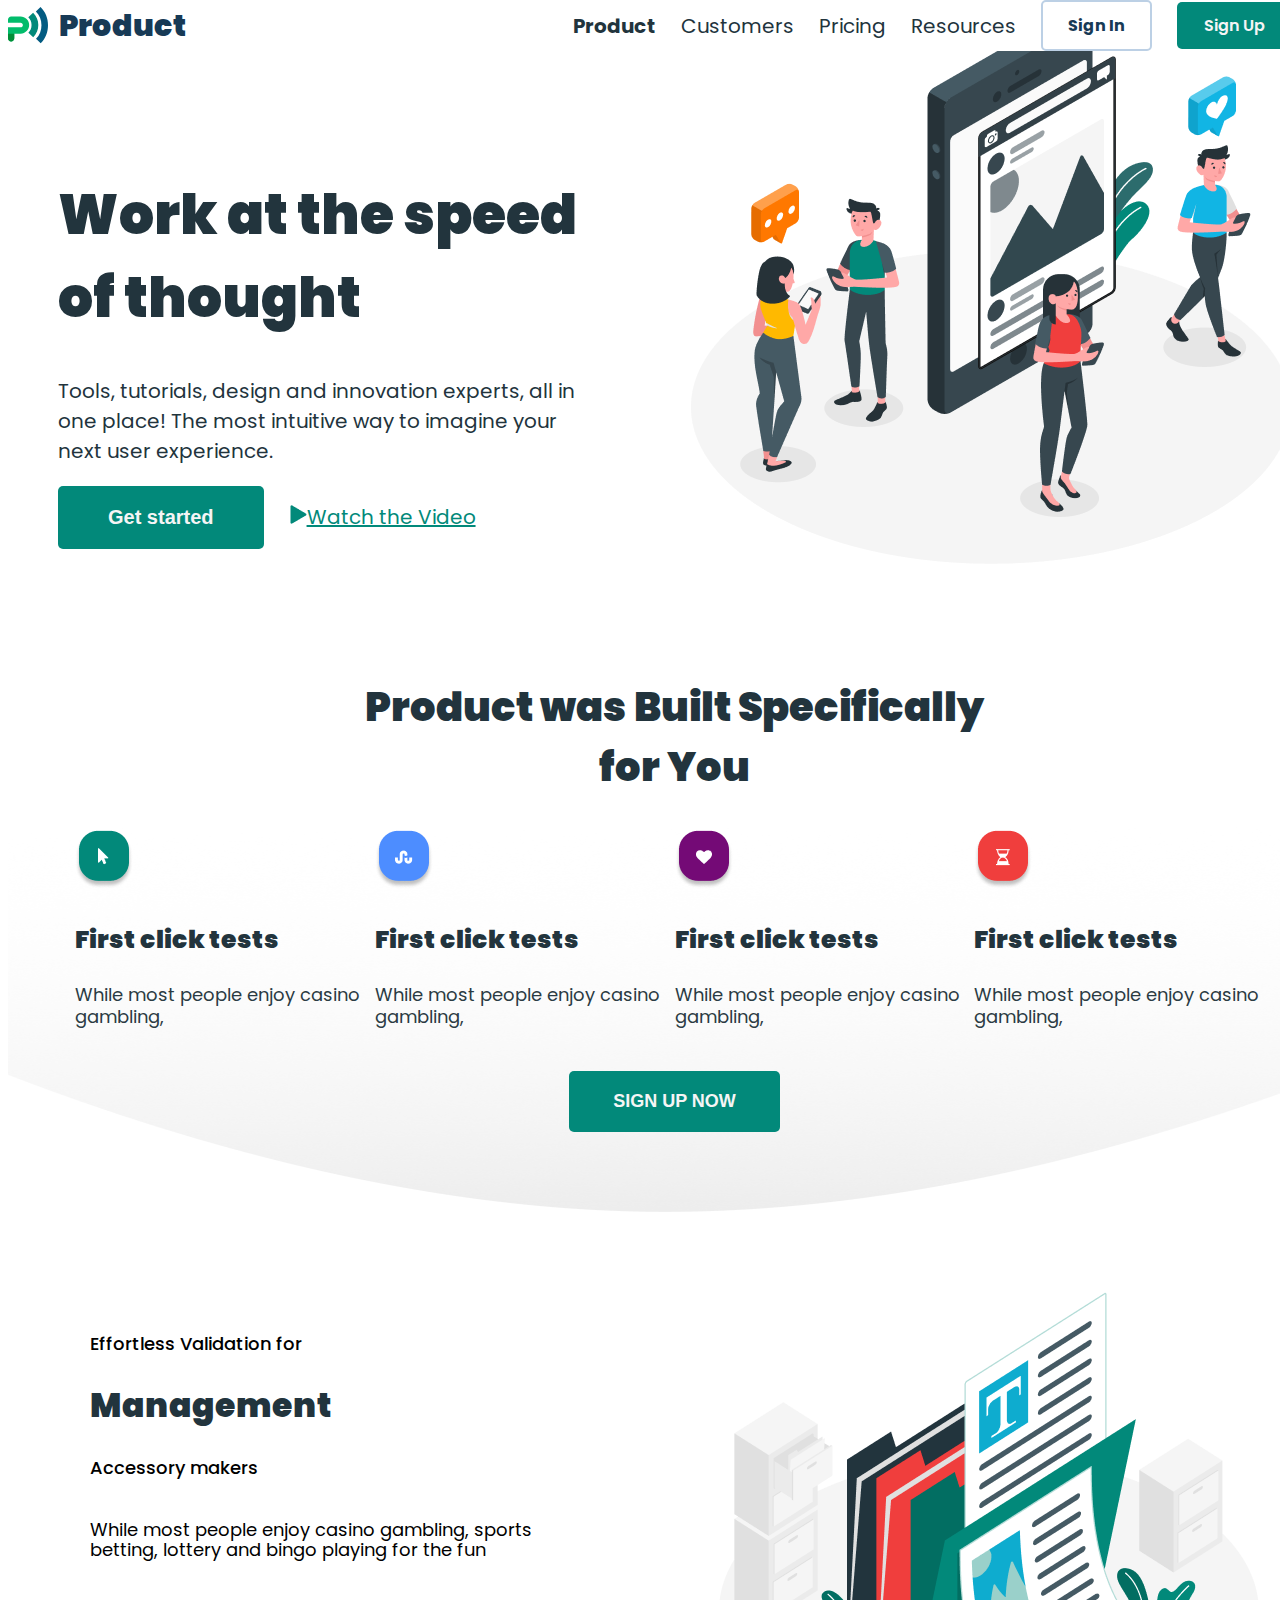
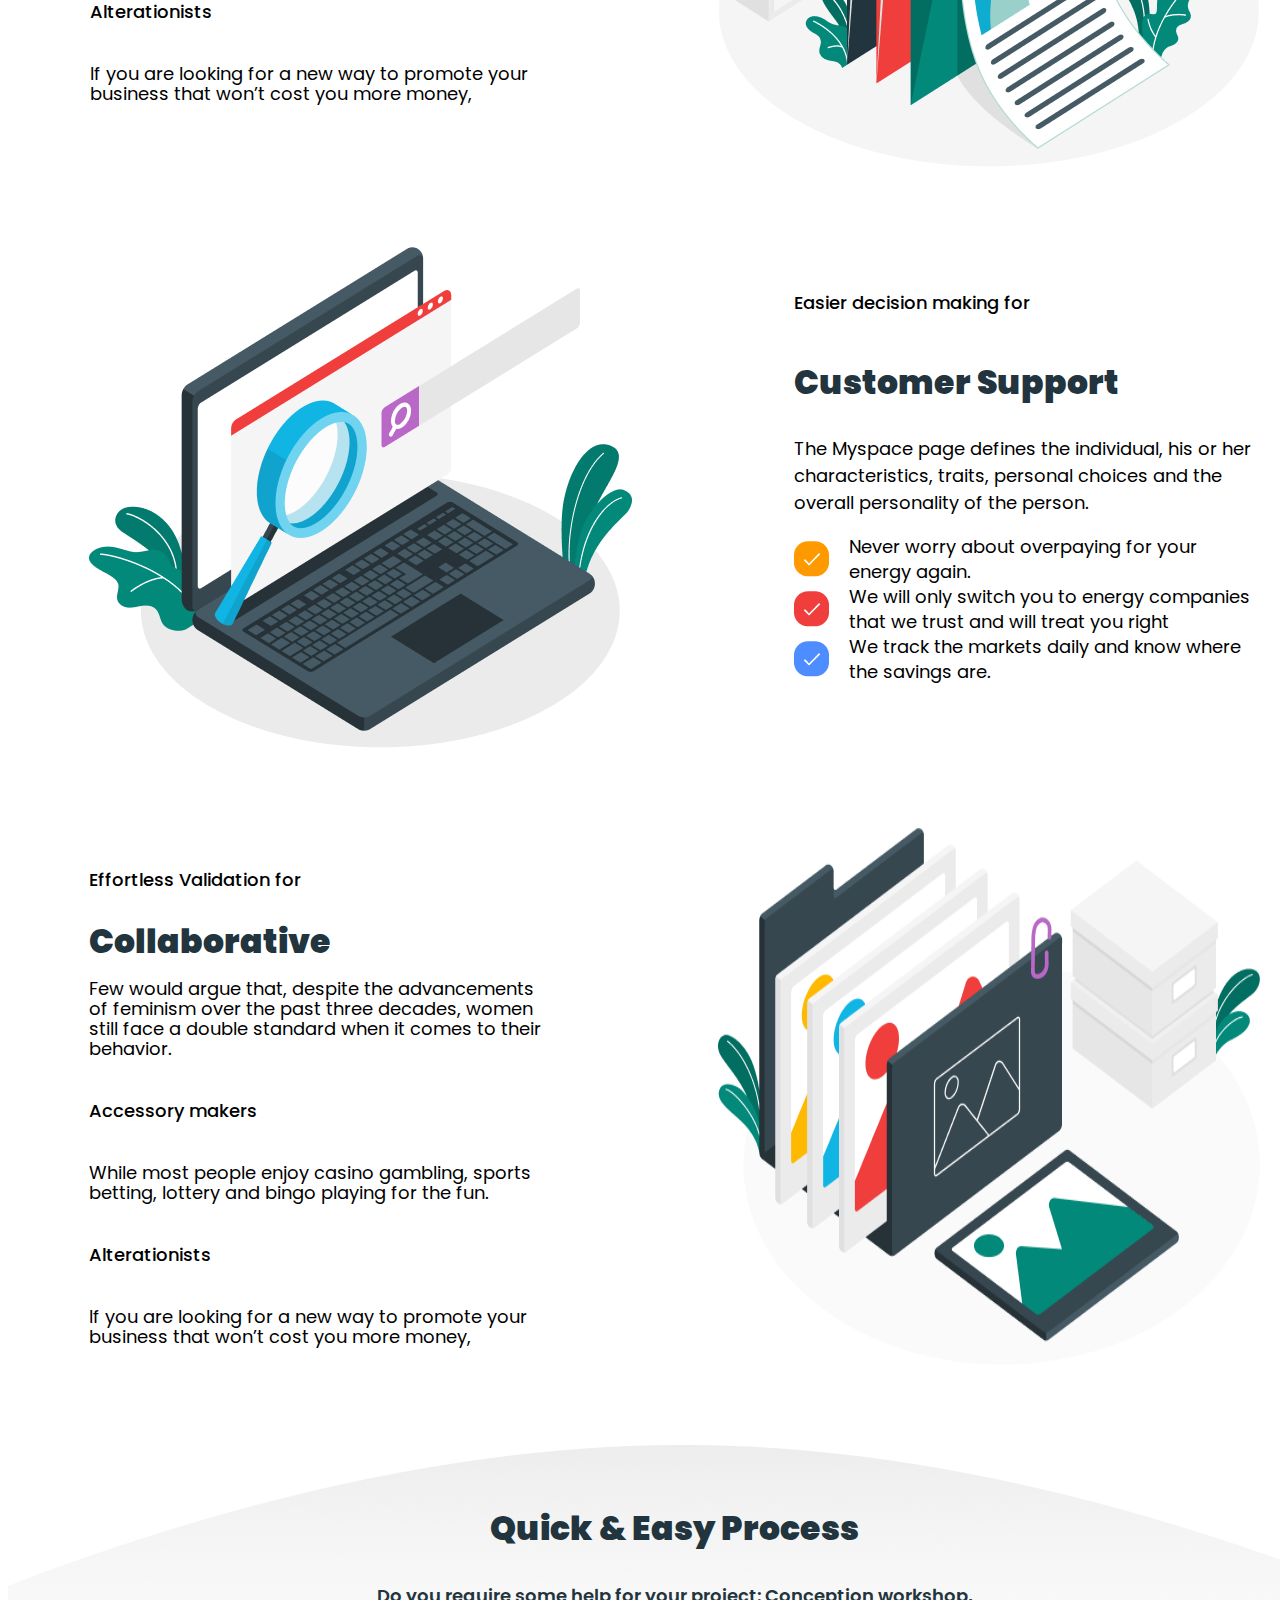
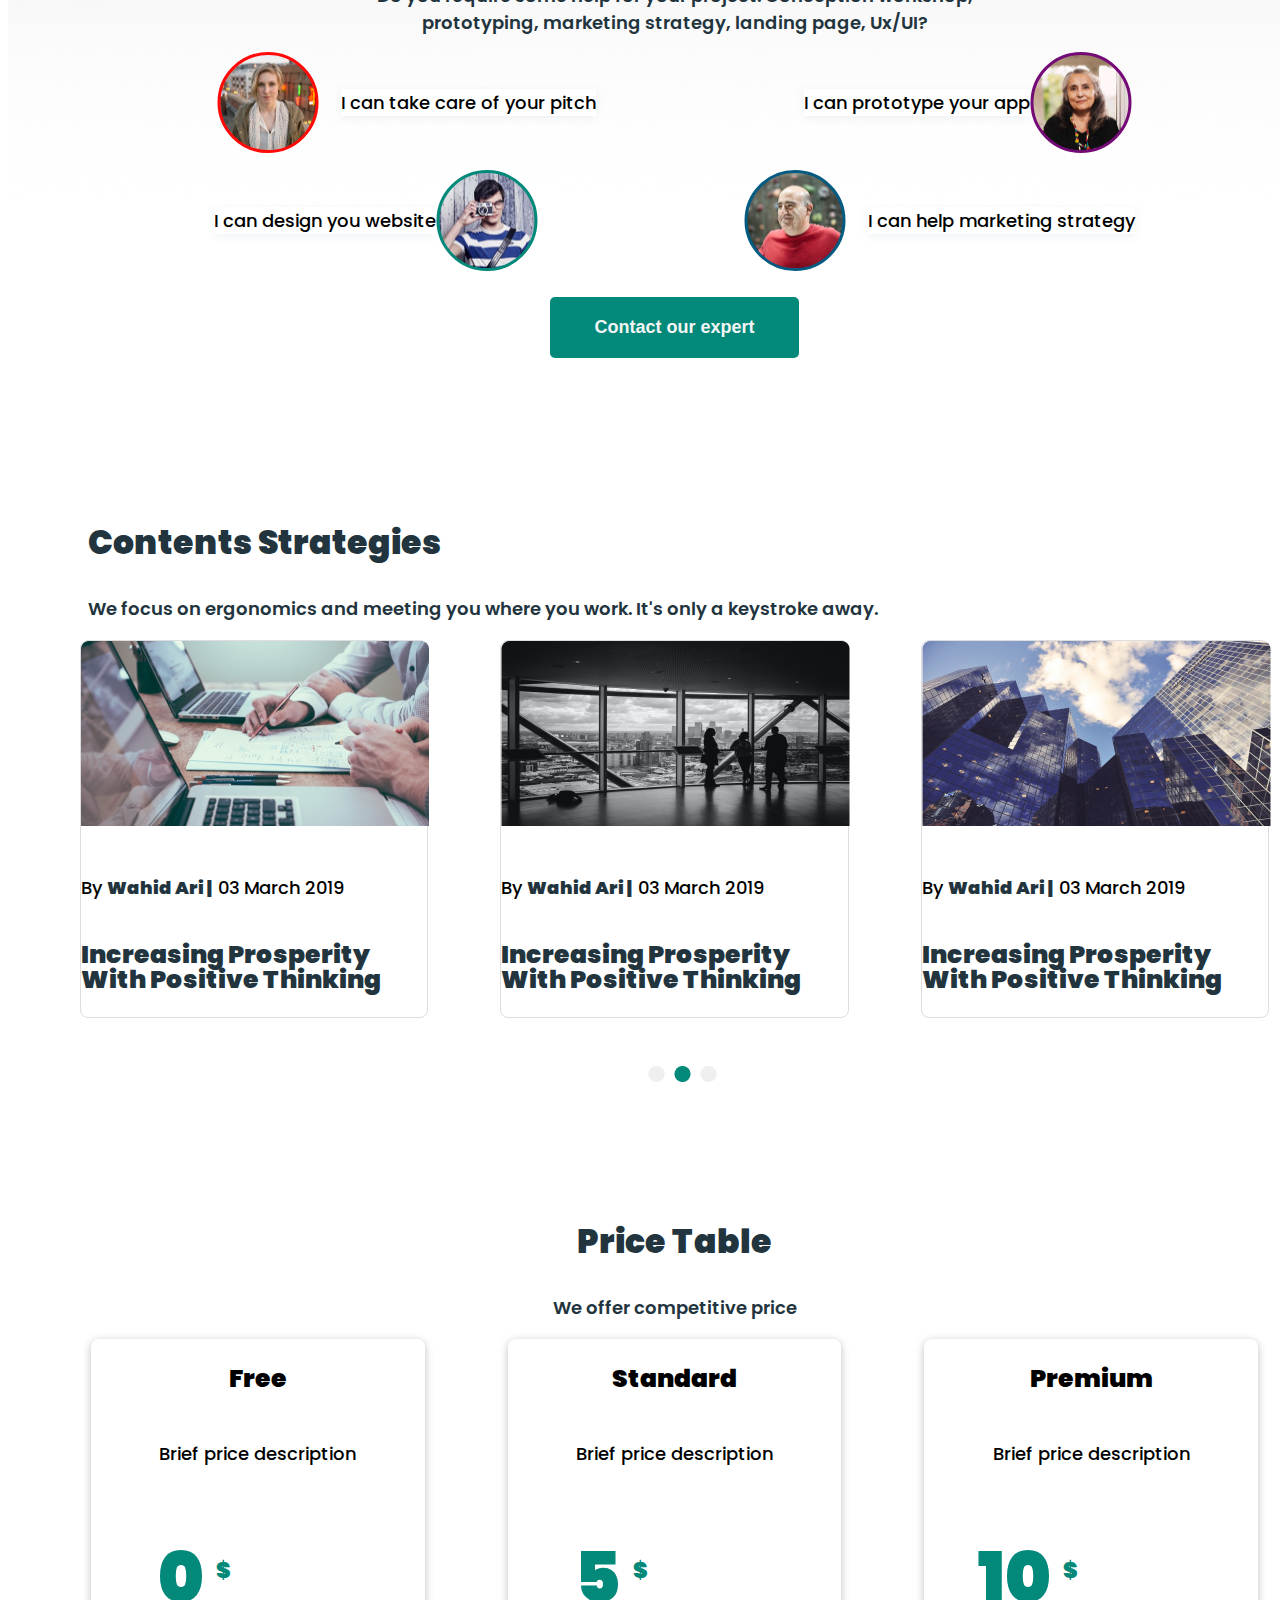
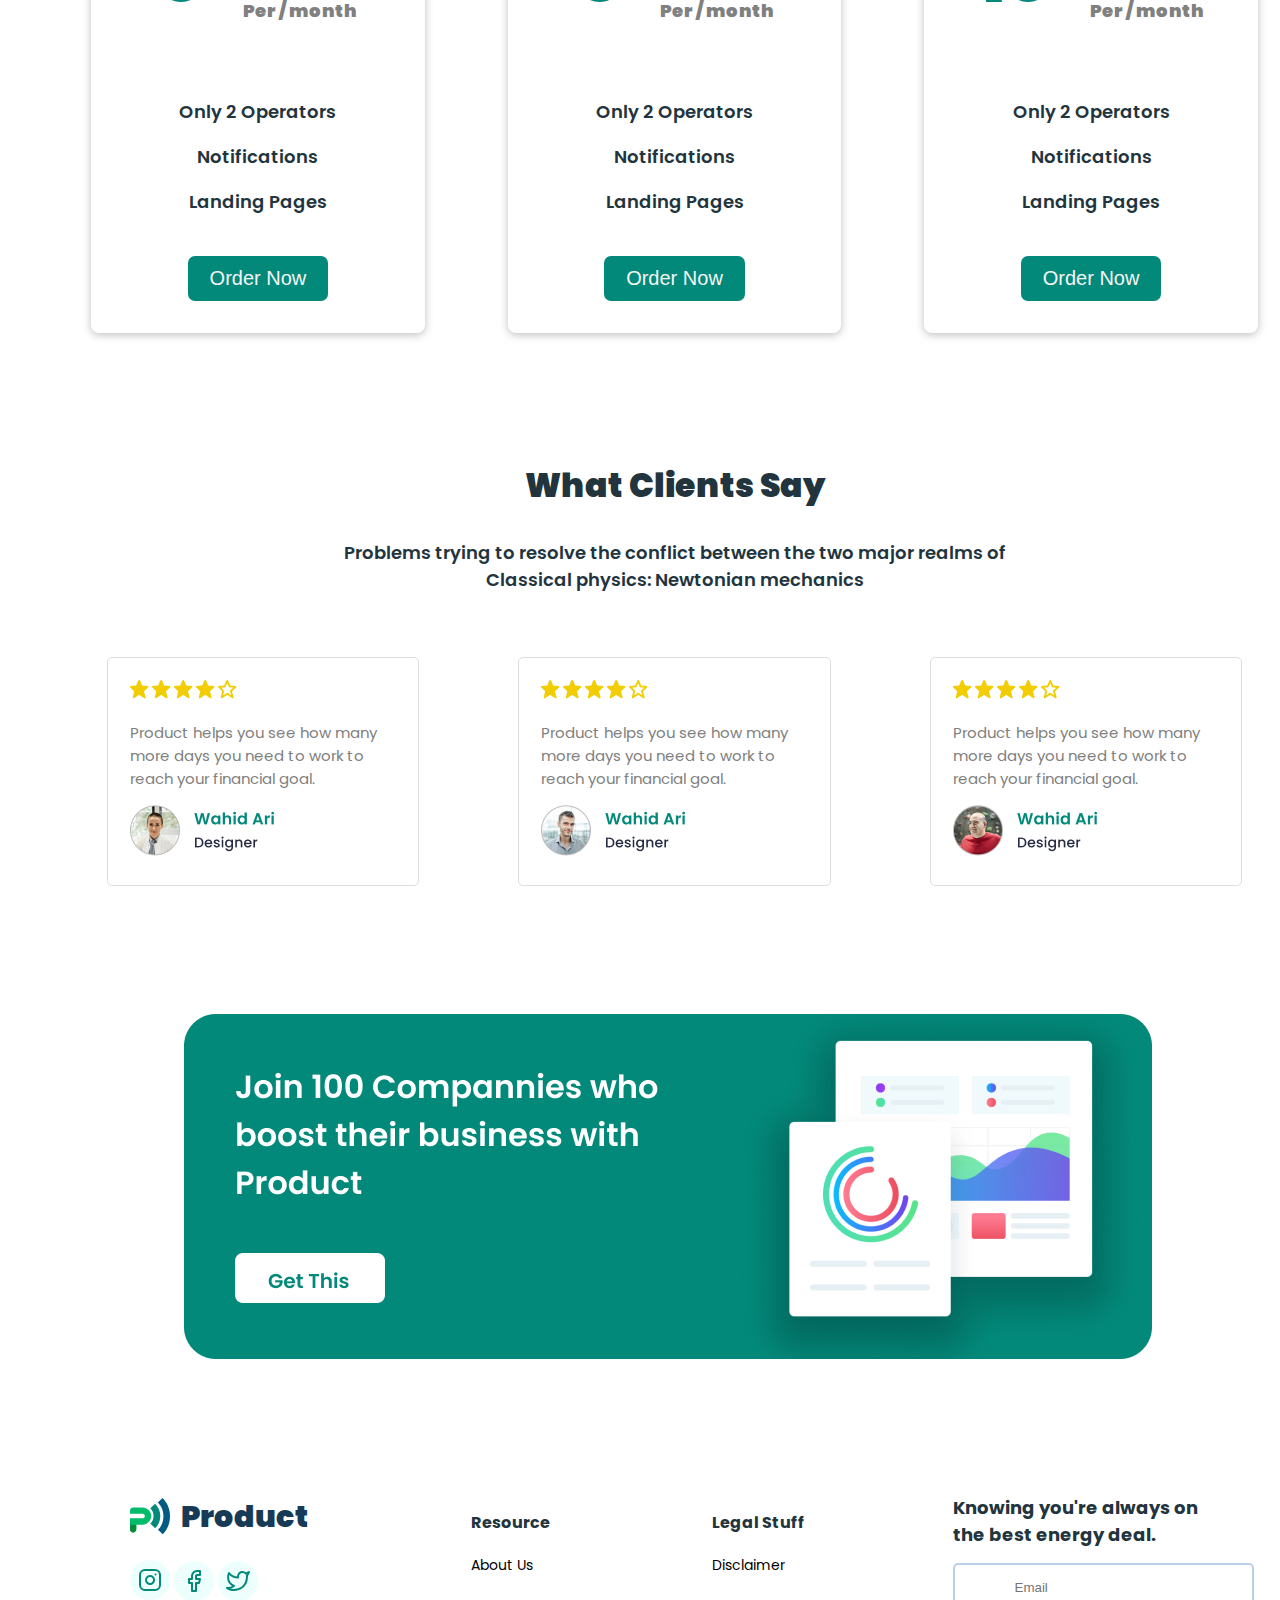
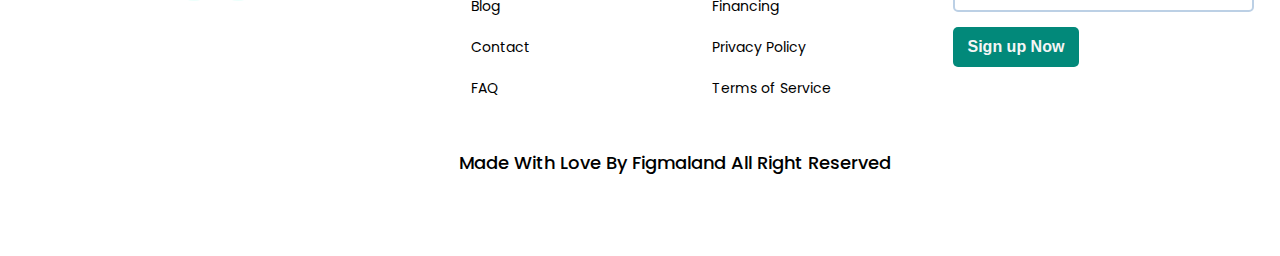
<file: index.html>
<!DOCTYPE html>
<html lang="en">
<head>
    <meta charset="UTF-8">
    <meta http-equiv="X-UA-Compatible" content="IE=edge">
    <meta name="viewport" content="width=device-width, initial-scale=1.0">
    <title>Document</title>
    <link rel="stylesheet" href="./style.css">
    <link rel="preconnect" href="https://fonts.googleapis.com">
<link rel="preconnect" href="https://fonts.gstatic.com" crossorigin>
<link href="https://fonts.googleapis.com/css2?family=Poppins&display=swap" rel="stylesheet">
<link rel="stylesheet" href="https://cdnjs.cloudflare.com/ajax/libs/font-awesome/6.1.2/css/all.min.css" integrity="sha512-1sCRPdkRXhBV2PBLUdRb4tMg1w2YPf37qatUFeS7zlBy7jJI8Lf4VHwWfZZfpXtYSLy85pkm9GaYVYMfw5BC1A==" crossorigin="anonymous" referrerpolicy="no-referrer" />
<link rel="shortcut icon" href="./images/Combined.png" type="image/x-icon">
</head>
<body>
    <!-- <h1>This is new branch lesson1_sam</h1> -->
    <div class="wrapper">
        <header>
            <a class="logo" href="./index.html"><img src="./images/logo.svg" alt="">Product</a>
            <nav>
                <a class="nav-itm1" href="#">Product</a>
                <a class="nav-itm2" href="#">Customers</a>
                <a class="nav-itm2" href="#">Pricing</a>
                <a class="nav-itm2" href="#">Resources</a>
                <a class="nav-btn1" href="#">Sign In</a>
                <a class="nav-btn2" href="#">Sign Up</a>
                <img src="./images/Frame.svg" alt="">
            </nav>
        </header>
        <main>
            <section class="hero">
                <div class="hero-card">
                    <h1>Work at the speed
                        of thought</h1>
                   <p class="hero-text">
                    Tools, tutorials, design and innovation experts, all in one place! The most intuitive way to imagine your next user experience.
                   </p>
                <button class="hero-btn1" type="submit">Get started</button>
                <a class="hero-btn2" href="#"><img src="./images/Triangle.png" alt="*">Watch the Video</a>
                </div>
                <img src="./images/amico.png" alt="">
            </section>
            <section class="products">
                <h2 class="products-title">Product  was Built Specifically 
                  <br> for You</h2>
                <ul class="products-ul">
                   <li class="products-itm">
                    <img src="./images/icon.png" alt="x-icon">
                    <h4>First click tests</h4>
                    <p class="itms-text">While most people enjoy casino gambling,</p>
                   </li>
                   <li class="products-itm">
                    <img src="./images/icon2.png" alt="x-icon">
                    <h4>First click tests</h4>
                    <p class="itms-text">While most people enjoy casino gambling,</p>
                   </li>
                   <li class="products-itm">
                    <img src="./images/icon3.png" alt="x-icon">
                    <h4>First click tests</h4>
                    <p class="itms-text">While most people enjoy casino gambling,</p>
                   </li>
                   <li class="products-itm">
                    <img src="./images/icon4.png" alt="x-icon">
                    <h4>First click tests</h4>
                    <p class="itms-text">While most people enjoy casino gambling,</p>
                   </li>
                </ul>
                <button class="btn-product" type="submit">SIGN UP NOW</button>    
            </section>
            <section class="manage">
                <div class="manage-card">
                    <div class="manage-box">
                        <h6>Effortless Validation for</h6>
                        <h2 class="manage-title">Management</h2>
                        <h6>Accessory makers</h6>
                        <p class="box-text">While most people enjoy casino gambling, sports betting,
                          lottery and bingo playing for the fun</p>
                          <h6>Alterationists</h6> 
                         <p class="box-text">If you are looking for a new way to promote your business that won’t cost you more money, </p>
                    </div>
                    <img src="./images/amico2.png" alt="">
                </div>
                <div class="manage-card2">
                    <div class="manage-box">
                        <h6>Easier decision making for</h6>
                        <h2 class="manage-title">Customer Support</h2>
                        <p class="box-text">The Myspace page defines the individual, his or her characteristics,
                         traits, personal choices and the overall personality of the person.</p>
                         <li class="box-itm"><img src="./images/Group13 .png" alt="">Never worry about overpaying for your energy again. </li>
                         <li class="box-itm"><img src="./images/icon5.png" alt="">We will only switch you to energy companies that we trust and will treat you right</li>
                         <li class="box-itm"><img src="./images/Group13-2.png" alt="">We track the markets daily and know where the savings are.</li>
                    </div>
                    <img src="./images/amico3.png" alt="">
                </div>
                <div class="manage-card">
                    <div class="manage-box">
                        <h6>Effortless Validation for</h6>
                        <h2 class="manage-title">Collaborative</h2>
                        <p class="box-text">Few would argue that, despite the advancements of feminism over the past three decades, women still face a double standard when it comes to their behavior.
                        </p>
                        <h6>Accessory makers</h6>
                        <p class="box-text">While most people enjoy casino gambling, sports betting, lottery and bingo playing for the fun.
                        </p>
                         <h6>Alterationists</h6> 
                         <p class="box-text">If you are looking for a new way to promote your business that won’t cost you more money, </p>
                    </div>
                    <img src="./images/amico4.png" alt="">
                </div>
            </section>
            <section class="process">
                <h2 class="pro-title">Quick & Easy Process</h2>
                <p class="pro-text">Do you require some help for your project: Conception workshop,
                    prototyping, marketing strategy, landing page, Ux/UI?</p>
               <div class="pro-card">
                 <div class="pro-box"><img src="./images/Avator.svg" alt="">
                   <p class="pro-text1">I can take care of your pitch</p>
                </div>
                 <div class="pro-box2"><img src="./images/Avator3.svg" alt="">
                    <p class="pro-text1">I can prototype your app</p>
                    </div>
               </div>
               <div class="pro-card">
                <div class="pro-box2"><img src="./images/Avator2.svg" alt="">
                  <p class="pro-text1">I can design you website</p>
               </div>
                <div class="pro-box"><img src="./images/Avator4.svg" alt="">
                   <p class="pro-text1">I can help marketing strategy</p>
                   </div>
              </div>
              <button class="btn-product" type="submit">Contact our expert</button>           
            </section>
            <section class="strategies">
                <h2 class="strateg-title">Contents Strategies</h2>
                <p class="strateg-text">We focus on ergonomics and meeting you where you work.
                     It's only a keystroke away.</p>
              <div class="str-container">
                <div class="strateg-card">
                    <img src="./images/image.png" alt="">
                    <h6>By <span class="sp1"> Wahid Ari |</span>  03 March 2019</h6>
                    <h3 class="strateg-h3">Increasing Prosperity With Positive Thinking</h3>
                </div>
                <div class="strateg-card">
                    <img src="./images/image2.png" alt="">
                    <h6>By <span class="sp1"> Wahid Ari |</span>  03 March 2019</h6>
                    <h3 class="strateg-h3">Increasing Prosperity With Positive Thinking</h3>
                </div> 
                <div class="strateg-card">
                    <img src="./images/image3.png" alt="">
                    <h6>By <span class="sp1"> Wahid Ari |</span>  03 March 2019</h6>
                    <h3 class="strateg-h3">Increasing Prosperity With Positive Thinking</h3>
                </div> 
            </div>
            <img class="solt" src="./images/carosolt.png" alt="...">      
            </section>
            <section class="tables">
                <h2 class="tables-title">Price Table</h2>
                <p class="tables-text">We offer competitive price</p>
                <div class="tabl-container">
                    <div class="tabl-card">
                        <h2 class="tabl-title-main">Free</h2>
                        <h6>Brief price description</h6>
                        <h2 class="tabl-title">0
                            <sup class="sp2"> $</sup> 
                            <sub class="sp3">Per / month</sub>
                          </h2>
                        <li class="tabl-li">Only 2 Operators</li>
                        <li class="tabl-li">Notifications</li>
                        <li class="tabl-li">Landing Pages</li>
                        <button class="btn-tabl" type="menu">Order Now</button>
                    </div>
                    <div class="tabl-card">
                        <h2 class="tabl-title-main">Standard</h2>
                        <h6>Brief price description</h6>
                        <h2 class="tabl-title">5
                            <sup class="sp2"> $</sup> 
                            <sub class="sp3">Per / month</sub>
                          </h2>
                        <li class="tabl-li">Only 2 Operators</li>
                        <li class="tabl-li">Notifications</li>
                        <li class="tabl-li">Landing Pages</li>
                        <button class="btn-tabl" type="menu">Order Now</button>
                    </div>
                    <div class="tabl-card">
                        <h2 class="tabl-title-main">Premium</h2>
                        <h6>Brief price description</h6>
                        <h2 class="tabl-title">10
                          <sup class="sp2"> $</sup> 
                          <sub class="sp3">Per / month</sub>
                        </h2>
                        <li class="tabl-li">Only 2 Operators</li>
                        <li class="tabl-li">Notifications</li>
                        <li class="tabl-li">Landing Pages</li>
                        <button class="btn-tabl" type="menu">Order Now</button>
                    </div>
                </div>
            </section>
            <section class="clients">
                <h2 class="client-title">What Clients Say</h2>
                <p class="client-text">Problems trying to resolve the conflict between 
                   the two major realms of Classical physics: Newtonian mechanics 
               </p>
               <div class="client-box">
                <div class="client-card">
                <img src="./images/Group203.png" alt="">
                <p class="clcard-text">Product helps you see how many 
                    more days you need to work to 
                    reach your financial goal.</p>
                    <img src="./images/Group204.png" alt="">
               </div>
               <div class="client-card">
                <img src="./images/Group203.png" alt="">
                <p class="clcard-text">Product helps you see how many 
                    more days you need to work to 
                    reach your financial goal.</p>
                    <img src="./images/Group205.png" alt="">
               </div>
               <div class="client-card">
                <img src="./images/Group203.png" alt="">
                <p class="clcard-text">Product helps you see how many 
                    more days you need to work to 
                    reach your financial goal.</p>
                    <img src="./images/Group206.png" alt="">
               </div>
           </div>
            </section>
            <a href="#"><img class="frame" src="./images/Frame16.png" alt="*"></a>
        </main>
        <footer>
           <div class="foot-contain">
            <div class="foot-box">
             <a class="logo" href="./sam.html"><img src="./images/logo.svg" alt="">Product</a>
              <!-- <i class="fa-brands fa-instagram"></i>
              <i class="fa-brands fa-facebook"></i>
              <i class="fa-brands fa-telegram"></i> -->
            <a style="text-decoration:none;" href="https://www.instagram.com/p/CewTGBSD22a/?utm_source=ig_web_copy_link">
              <img src="./images/insta.svg" alt="inst">
              <img src="./images/facebook.svg" alt="fcb">
              <img src="./images/twitter.svg" alt="twit">
            </a>
          </div>
          <ul class="foot-box">
             <li class="foot-itm1">Resource</li>
             <li class="foot-itm2">About Us</li>
             <li class="foot-itm2">Blog</li>
             <li class="foot-itm2">Contact</li>
             <li class="foot-itm2">FAQ</li>
          </ul>
          <ul class="foot-box">
            <li class="foot-itm1">Legal Stuff</li>
            <li class="foot-itm2">Disclaimer</li>
            <li class="foot-itm2">Financing</li>
            <li class="foot-itm2">Privacy Policy</li>
            <li class="foot-itm2">Terms of Service</li>
         </ul>
         <form action="POST" method="post">
            <label for="mail">Knowing you're always on the best energy deal. 
            </label>
            <input type="email" name="mail" id="inp1" required placeholder="Email">
            <button class="form-btn" type="submit">Sign up Now</button>
         </form>
       </div>
          <p class="foot-text">Made With Love By Figmaland All Right Reserved</p>  
        </footer>
    </div>
</body>
</html>
</file>
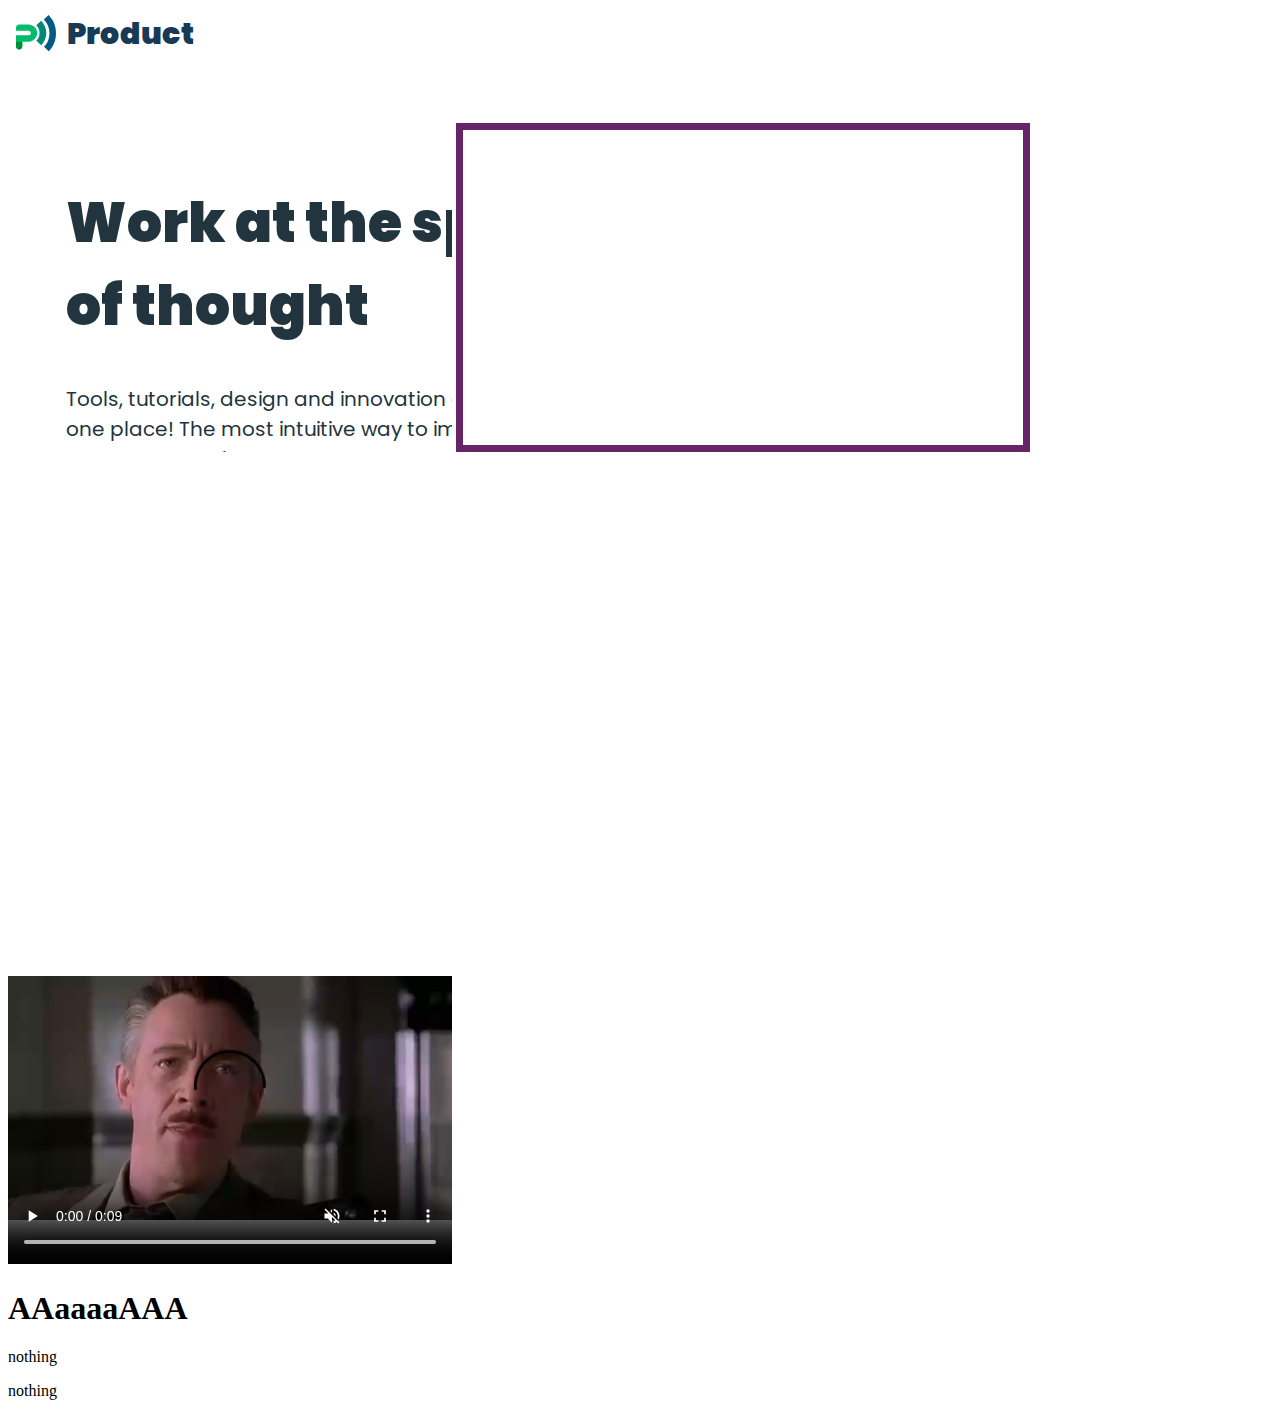
<file: sam.html>
<!DOCTYPE html>
<html lang="en">
<head>
    <meta charset="UTF-8">
    <meta http-equiv="X-UA-Compatible" content="IE=edge">
    <meta name="viewport" content="width=device-width, initial-scale=1.0">
    <title>Document</title>
    <link rel="stylesheet" href="./s.css">
    <link rel="stylesheet" href="https://cdnjs.cloudflare.com/ajax/libs/font-awesome/6.1.2/css/all.min.css" integrity="sha512-1sCRPdkRXhBV2PBLUdRb4tMg1w2YPf37qatUFeS7zlBy7jJI8Lf4VHwWfZZfpXtYSLy85pkm9GaYVYMfw5BC1A==" crossorigin="anonymous" referrerpolicy="no-referrer" />
    <link rel="shortcut icon" href="./images/Combined.png" type="image/x-icon">
</head>
<body>
   <iframe src="./index.html" width="444" height="444" frameborder="0"></iframe>
   <iframe style="border: 7px solid rgba(87, 12, 87, 0.903) ;" width="560" height="315" src="https://www.youtube.com/embed/QkhDUbOeqPw" title="YouTube video player" frameborder="0" allow="accelerometer; autoplay; clipboard-write; encrypted-media; gyroscope; picture-in-picture" allowfullscreen></iframe>
   <iframe src="https://www.google.com/maps/embed?pb=!1m18!1m12!1m3!1d2998.0730688873477!2d69.20162391535962!3d41.28551417927372!2m3!1f0!2f0!3f0!3m2!1i1024!2i768!4f13.1!3m3!1m2!1s0x38ae8ba578f4f58d%3A0xd7a2ecf23413b7a0!2sNajot%20Ta&#39;lim%20Chilonzor%20Filial!5e0!3m2!1sru!2s!4v1660125169736!5m2!1sru!2s" width="600" height="450" style="border:0;" allowfullscreen="" loading="lazy" referrerpolicy="no-referrer-when-downgrade"></iframe>
  <br>
  <i class="fa-brands fa-instagram"></i>
  <h1 class="fa-brands fa-telegram"></h1>   
  <video width="444" height="333" controls muted>
    <source src="./images/video_2022-08-10_15-36-53.mp4" type="video/mp4">
  </video> 
   <h1>AAaaaaAAA</h1>
   <p>nothing</p>
   <p>nothing</p>
</body>
</html>
</file>
<file: style.css>
body{
    font-family: 'Poppins', sans-serif;
}
.wrapper{
    width: 1333px;
    margin: 0 auto;
    box-sizing: content-box;
    /* border: 1px solid; */
}
header{
    /* border: 1px solid; */
    position: fixed;
    top: 0;
    width: 1333px;
    background-color: white;
    display: flex;
    align-items: center;
    justify-content: space-between;
}
.logo{
    display: flex;
    align-items: center;
    gap: 11px;
    text-decoration: none;
    color: rgba(23, 58, 86, 1);
    font-size: 30px;
    font-weight: 900;  
}
nav{
    display: flex;
    align-items: center;
    gap: 25px;
}
.nav-itm1{
    text-decoration: none;
    color: rgba(34, 52, 61, 1);
    font-weight: 700;
    font-size: 20px;
}
.nav-itm2{
    text-decoration: none;
    color: rgba(34, 52, 61, 1);
    font-size: 20px;
}
.nav-btn1{
    border: 2px solid rgba(188, 208, 229, 1);
    border-radius: 5px;
    text-decoration: none;
    color: rgba(23, 58, 86, 1);
    font-weight: 700;
    padding: 11px 25px;
}
.nav-btn2{
    background-color: rgba(2, 137, 122, 1);
    border-radius: 5px;
    text-decoration: none;
    color: whitesmoke;
    font-weight: 600;
    padding: 11px 27px;
}
.hero{
    display: flex;
    justify-content: space-around;
    /* border: 1px solid; */
}
.hero-card{
    width: 40%;
    /* border: 1px solid; */
    padding-top: 8rem;
}
h1{
    font-size: 55px;
    font-weight: 900;
    color: rgba(34, 52, 61, 1);
}
.hero-text{
    color: rgba(34, 52, 61, 1);
    font-size: 20px;
}
.hero-btn1{
    background-color: rgba(2, 137, 122, 1);
    border-radius: 5px;
    border: none;
    color: whitesmoke;
    font-weight: 600;
    font-size: 20px;
    padding: 20px 50px;  
}
.hero-btn2{
    font-size: 20px;
    color: rgba(2, 137, 122, 1);
    margin-left: 22px ;
}
.products{
    /* border: 1px solid; */
    text-align: center;
    background-image: url("./images/Bg.png");
    background-position: bottom;
    background-repeat: no-repeat;
    padding: 5rem 0;
}
.products-title{
    color: rgba(34, 52, 61, 1);
    font-size: 40px;
    font-weight: 900;
}
.products-ul{
    display: flex;
    /* border: 1px solid; */
    width: 90%;
    margin: auto;
    padding: 0;
}
.products-itm{
    width:25%;
    list-style: none;
    text-align: start;
    line-height: 22px;
    /* border: 1px solid; */
}
h4{
    color: rgba(34, 52, 61, 1);
    font-size: 25px;
    font-weight: 900;
}
.itms-text{
    font-size: 18px;
    color: rgb(43, 59, 67);
}
.btn-product{
    background-color: rgba(2, 137, 122, 1);
    border: none;
    border-radius: 5px;
    color: whitesmoke;
    padding: 20px 44px;
    font-size: 18px;
    font-weight: 600;
    margin-top: 25px;
}

.manage-card{
    display: flex;
    justify-content: space-around;
    margin: 5rem 0;
    line-height: 20px;
}
.manage-card2{
    display: flex;
    flex-direction: row-reverse;
    justify-content: space-around;
    margin: 5rem 0;
}
.manage-box{
    width: 35%;
}
.box-itm{
    list-style: none;
    display: flex;
    align-items: center;
    gap: 20px;
    font-size: 18px;
    line-height: 25px;
}
.manage-title{
    font-size: 33px;
    font-weight: 900;
    color: rgba(34, 52, 61, 1);
}
h6{
    font-size: 18px;
    font-weight: 500;
}
.box-text{
    font-size: 18px;
}
.process{
    text-align: center;
    background-image: url("./images/Bg2.png");
    background-position: top;
    background-repeat: no-repeat;
    padding: 2rem 0;
    margin: 5rem 0;
}
.pro-title{
    color: rgba(34, 52, 61, 1);
   font-size: 33px;
   font-weight: 900; 
}
.pro-text{
    color: rgba(34, 52, 61, 1);
    font-size: 18px;
    font-weight: 600;
    width: 50%;
    margin: auto;
}
.pro-card{
    display: flex;
    justify-content: space-evenly;
    margin-top: 1rem;
}
.pro-box{
    display: flex;
    align-items: center;
    gap: 22px;
}
.pro-box2{
    display: flex;
    flex-direction: row-reverse;
    align-items: center;
}
.pro-text1{
   font-size: 18px; 
   font-weight: 500;
   background: #FFFFFF;
   box-shadow: 0px 2px 8px rgba(86, 117, 146, 0.1);
}
.strategies{
   margin: 8rem 0;
}
.strateg-title{
    font-size: 33px;
    font-weight: 900;
    color: rgba(34, 52, 61, 1);
    margin-left: 5rem;
}
.strateg-text{
    color: rgba(34, 52, 61, 1);
    font-size: 18px;
    font-weight: 600;
    margin-left: 5rem;
}
.str-container{
    /* border: 1px solid; */
    display: flex;
    align-items: center;
    justify-content: space-evenly;
}
.strateg-card{
    width: 26%;
    border: 1px solid #DEDEDE;
    border-radius: 8px;
    line-height: 25px;
    
}
.sp1{
    color: rgba(34, 52, 61, 1);
    font-weight: 900;
}
.strateg-h3{
    color: rgba(34, 52, 61, 1);
    font-size: 25px;
    font-weight: 900;
}
.strateg-card:hover .strateg-h3{
    color: rgba(2, 137, 122, 1);
}
.solt{
    margin-left: 40rem;
    margin-top: 3rem;
}
.tables{
    text-align: center;
}
.tables-title{
    font-size: 33px;
    font-weight: 900;
    color: rgba(34, 52, 61, 1);
}
.tables-text{
    font-size: 18px;
    font-weight: 600;
    color: rgba(34, 52, 61, 1);
}
.tabl-container{
    /* border: 1px solid; */
    display: flex;
    justify-content: space-evenly;
}
.tabl-card{
    background: #FFFFFF;
    box-shadow: 0px 2px 8px rgba(0, 0, 0, 0.25);
    border-radius: 8px;
    width: 25%;
}
.tabl-title-main{
    font-size: 25px;
    font-weight: 900;
}
.tabl-title{
    color: rgba(2, 137, 122, 1);
    font-size: 70px;
    font-weight: 900;
}
.sp2{
    font-size: 22px;
}
.sp3{
    color: grey;
    font-size: 18px;
}
.tabl-li{
    list-style: none;
    line-height: 45px;
    color: rgba(34, 52, 61, 1);
    font-size: 18px;
    font-weight: 600;
}
.btn-tabl{
    background-color: rgba(2, 137, 122, 1);
    color: whitesmoke;
    border: none;
    border-radius: 7px;
    font-size: 20px;
    padding: 11px 22px;
    margin: 2rem;
}
.tabl-card:hover{
    background-color: rgba(2, 137, 122, 1);
    color: whitesmoke;
}
.tabl-card:hover .tabl-title{
    color: whitesmoke;
}
.tabl-card:hover .tabl-title .sp3{
    color: whitesmoke;
}
.tabl-card:hover .tabl-li{
    color: whitesmoke;
}
.tabl-card:hover .btn-tabl{
    background-color: whitesmoke;
    color: rgba(2, 137, 122, 1);
}
.clients{
    text-align: center;
    margin: 8rem 0;
}
.client-title{
    font-size: 33px;
    font-weight: 900;
    color: rgba(34, 52, 61, 1);
}
.client-text{
    font-size: 18px;
    font-weight: 600;
    color: rgba(34, 52, 61, 1);
    width: 50%;
    margin: auto;
}
.clcard-text{
    color: gray;
    font-size: 15px;
}
.client-box{
    display: flex;
    justify-content: space-evenly;
    margin-top: 4rem;
}
.client-card{
    width: 20%;
    text-align: start;
    border: 1px solid #DEDEDE;
    border-radius: 5px;
    padding: 22px;
}
.frame{
    margin-left: 11rem;
}
footer{
    margin: 5rem 0;
}
.foot-contain{
    /* border: 1px solid; */
    display: flex;
    justify-content: space-evenly;
    padding: 3rem 0 1rem;
}
.foot-box{
    /* line-height: 35px; */
    display: flex;
    flex-direction: column;
    gap: 20px;
}
/* i{  border-radius: 50%;
    background-color: rgba(237, 255, 252, 1);
    color: rgba(2, 137, 122, 1);
    width: 20px;
    height: 20px;
} */
.foot-itm1{
    list-style: none;
    font-weight: 700;
    color: rgba(34, 52, 61, 1);
}
.foot-itm2{
    list-style: none;
    font-size: 14px;
}
form{
    width: 20%;
    display: flex;
    flex-direction: column;
    align-items: flex-start;
    gap: 15px;
}
label{
    font-size: 18px;
    font-weight: 700;
    color: rgba(34, 52, 61, 1);
}
input{
    border: 2px solid rgba(188, 208, 229, 1);
    border-radius: 5px;
    padding: 15px 60px;
    outline: none;
}
.form-btn{
    background-color: rgba(2, 137, 122, 1);
    color: whitesmoke;
    border: none;
    border-radius: 5px;
    font-size: 16px;
    font-weight: 600;
    padding: 11px 15px;
}
.foot-text{
    text-align: center;
    font-size: 18px;
    font-weight: 500;
}
</file>
<file: s.css>
h1:hover{
    color: blueviolet;
    font-size: 77px;
}
</file>
